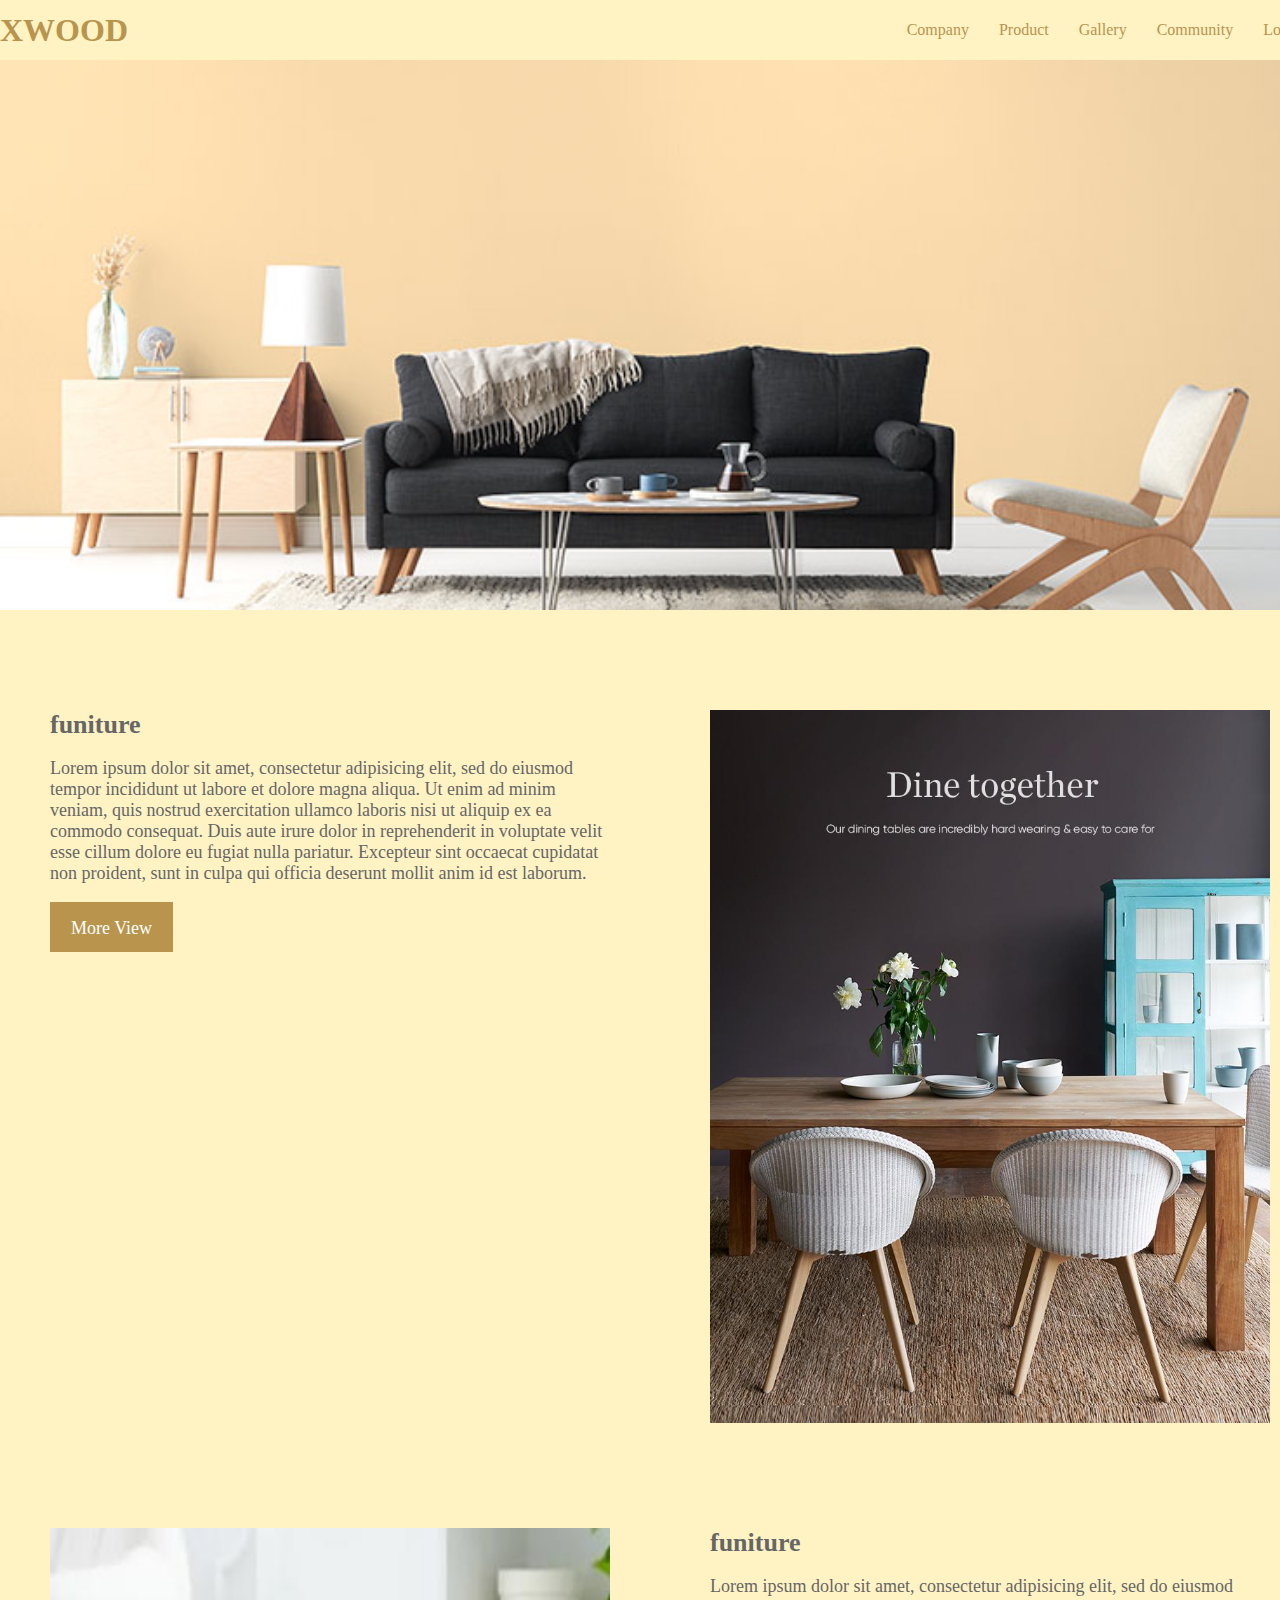
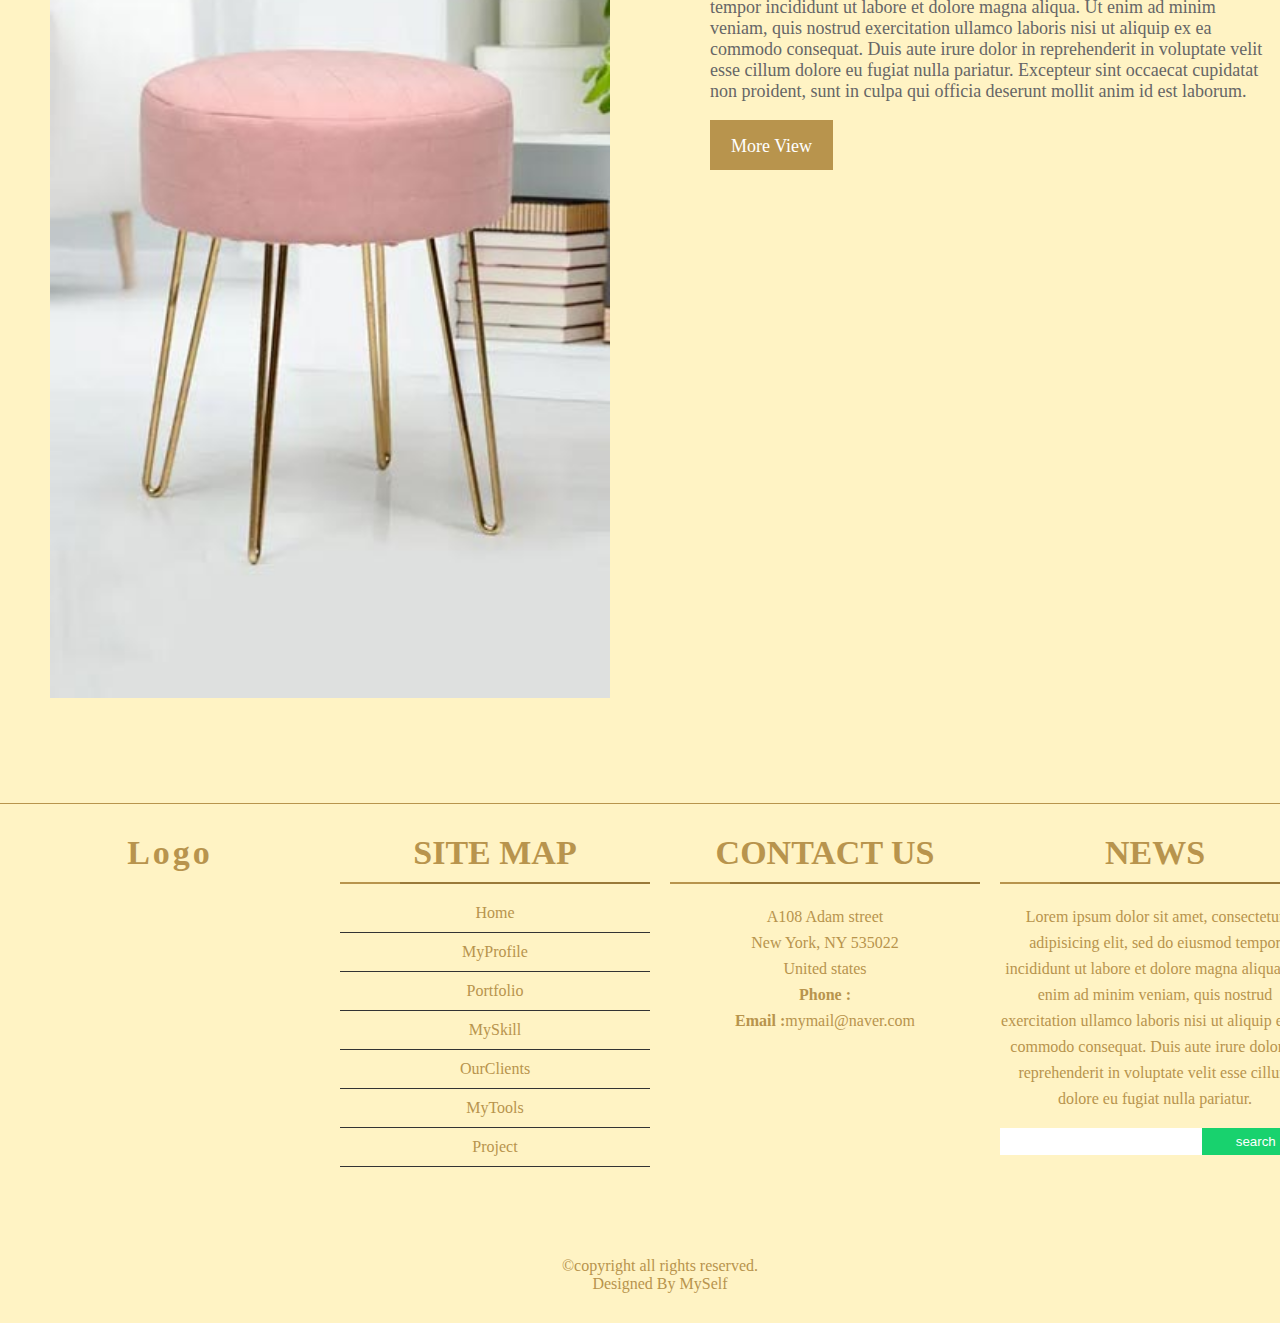
<file: index.html>
<!DOCTYPE html>
<html lang="ko">
  <head>
    <title>xwood</title>
    <meta charset="utf-8">
    <meta name="viewport" content="width=device-width, initial-scale=1, maximum-scale=1, minimum-scale=1, user-scale=1">
    <link rel="stylesheet" href="./css/style.min.css">
    <script type="text/javascript" src="./js/jquery.min.js"></script>
    <script type="text/javascript" src="./js/common.js"></script>
  </head>
  <body>
    <div id="wrap">
      <header id="header">
        <!-- 로고 -->
        <h1 id="top-logo">
          <a href="index.html">XWOOD</a>
        </h1>
        <!-- 메인메뉴 -->
        <nav id="top-nav">
          <ul>
            <li>
              <a href="./company/introduce.html">Company</a>
              <ul class="sub-menu">
                <li><a href="./company/introduce.html">Introduce</a></li>
                <li><a href="./company/ci.html">CI</a></li>
                <li><a href="./company/history.html">History</a></li>
              </ul>
            </li>
            <li><a href="./product/product.html">Product</a></li>
            <li><a href="./gallery/gallery.html">Gallery</a></li>
            <li>
              <a href="./community/notice.html">Community</a>
              <ul class="sub-menu">
                <li><a href="./community/notice.html">Notice</a></li>
                <li><a href="./community/faq.html">FAQ</a></li>
              </ul>
            </li>
            <li><a href="./location/location.html">Location</a></li>
          </ul>
        </nav>
      </header>
      <main>
        <!-- 메인배너 -->
        <div class="mainbanner"></div>
        <!-- 컨텐츠 영역 -->
        <div class="container">
          <div class="content">
            <div class="inner">
              <div class="box items_2">
                <div class="items">
                  <h3 class="title">funiture</h3>
                  <p>Lorem ipsum dolor sit amet, consectetur adipisicing elit, sed do eiusmod tempor incididunt ut labore et dolore magna aliqua. Ut enim ad minim veniam, quis nostrud exercitation ullamco laboris nisi ut aliquip ex ea commodo consequat. Duis aute irure dolor in reprehenderit in voluptate velit esse cillum dolore eu fugiat nulla pariatur. Excepteur sint occaecat cupidatat non proident, sunt in culpa qui officia deserunt mollit anim id est laborum.</p>
                  <a href="./company/introduce.html" class="gbtn">More View</a>
                </div>
                <div class="items">
                  <img src="./img/thumb_nail01.jpg" alt="funiture01">
                </div>
              </div>
            </div>
            <div class="inner">
              <div class="box items_2">
                <div class="items">
                  <img src="./img/thumb_nail02.jpg" alt="funiture02">
                </div>
                <div class="items">
                  <h3 class="title">funiture</h3>
                  <p>Lorem ipsum dolor sit amet, consectetur adipisicing elit, sed do eiusmod tempor incididunt ut labore et dolore magna aliqua. Ut enim ad minim veniam, quis nostrud exercitation ullamco laboris nisi ut aliquip ex ea commodo consequat. Duis aute irure dolor in reprehenderit in voluptate velit esse cillum dolore eu fugiat nulla pariatur. Excepteur sint occaecat cupidatat non proident, sunt in culpa qui officia deserunt mollit anim id est laborum.</p>
                  <a href="./company/introduce.html" class="gbtn">More View</a>
                </div>
              </div>
            </div>
          </div>
        </div>
      </main>
      <footer id="footer">
        <!-- footer 상단 영역   -->
        <div class="container">
          <div class="row">
            <div class="column footer-logo">
              <!-- footer logo -->
              <h3>Logo</h3>
            </div>
            <div class="column">
              <!-- site map -->
              <h4>site map</h4>
              <ul>
                <li><a href="#intro">Home</a></li>
                <li><a href="#myprofile">MyProfile</a></li>
                <li><a href="#portfolio">Portfolio</a></li>
                <li><a href="#myskill">MySkill</a></li>
                <li><a href="#ourclients">OurClients</a></li>
                <li><a href="#mytools">MyTools</a></li>
                <li><a href="#project">Project</a></li>
              </ul>
            </div>
            <div class="column">
              <!-- contact us -->
              <h4>contact us</h4>
              <p>
                A108 Adam street<br>
                New York, NY 535022<br>
                United states<br>
                <strong>Phone :</strong><a href="tel:+82-10-0123-4567"></a><br>
                <strong>Email :</strong><a href="mailto:mymail@naver.com">mymail@naver.com</a>
              </p>
            </div>
            <div class="column news">
              <!-- news -->
              <h4>news</h4>
              <p>Lorem ipsum dolor sit amet, consectetur adipisicing elit, sed do eiusmod tempor incididunt ut labore et dolore magna aliqua. Ut enim ad minim veniam, quis nostrud exercitation ullamco laboris nisi ut aliquip ex ea commodo consequat. Duis aute irure dolor in reprehenderit in voluptate velit esse cillum dolore eu fugiat nulla pariatur.</p>
              <form>
                <input type="text" name="search"><input type="submit" value="search">
              </form>
            </div>
          </div>
        </div>
        <!-- footer 하단 영역 -->
        <div class="container">
          <div class="copyright">
            &copy;copyright all rights reserved.
          </div>
          <div class="credits">
            Designed By <a href="mailto:aaa@naver.com">MySelf</a>
          </div>
        </div>
      </footer>
    </div>
  </body>
</html>
</file>
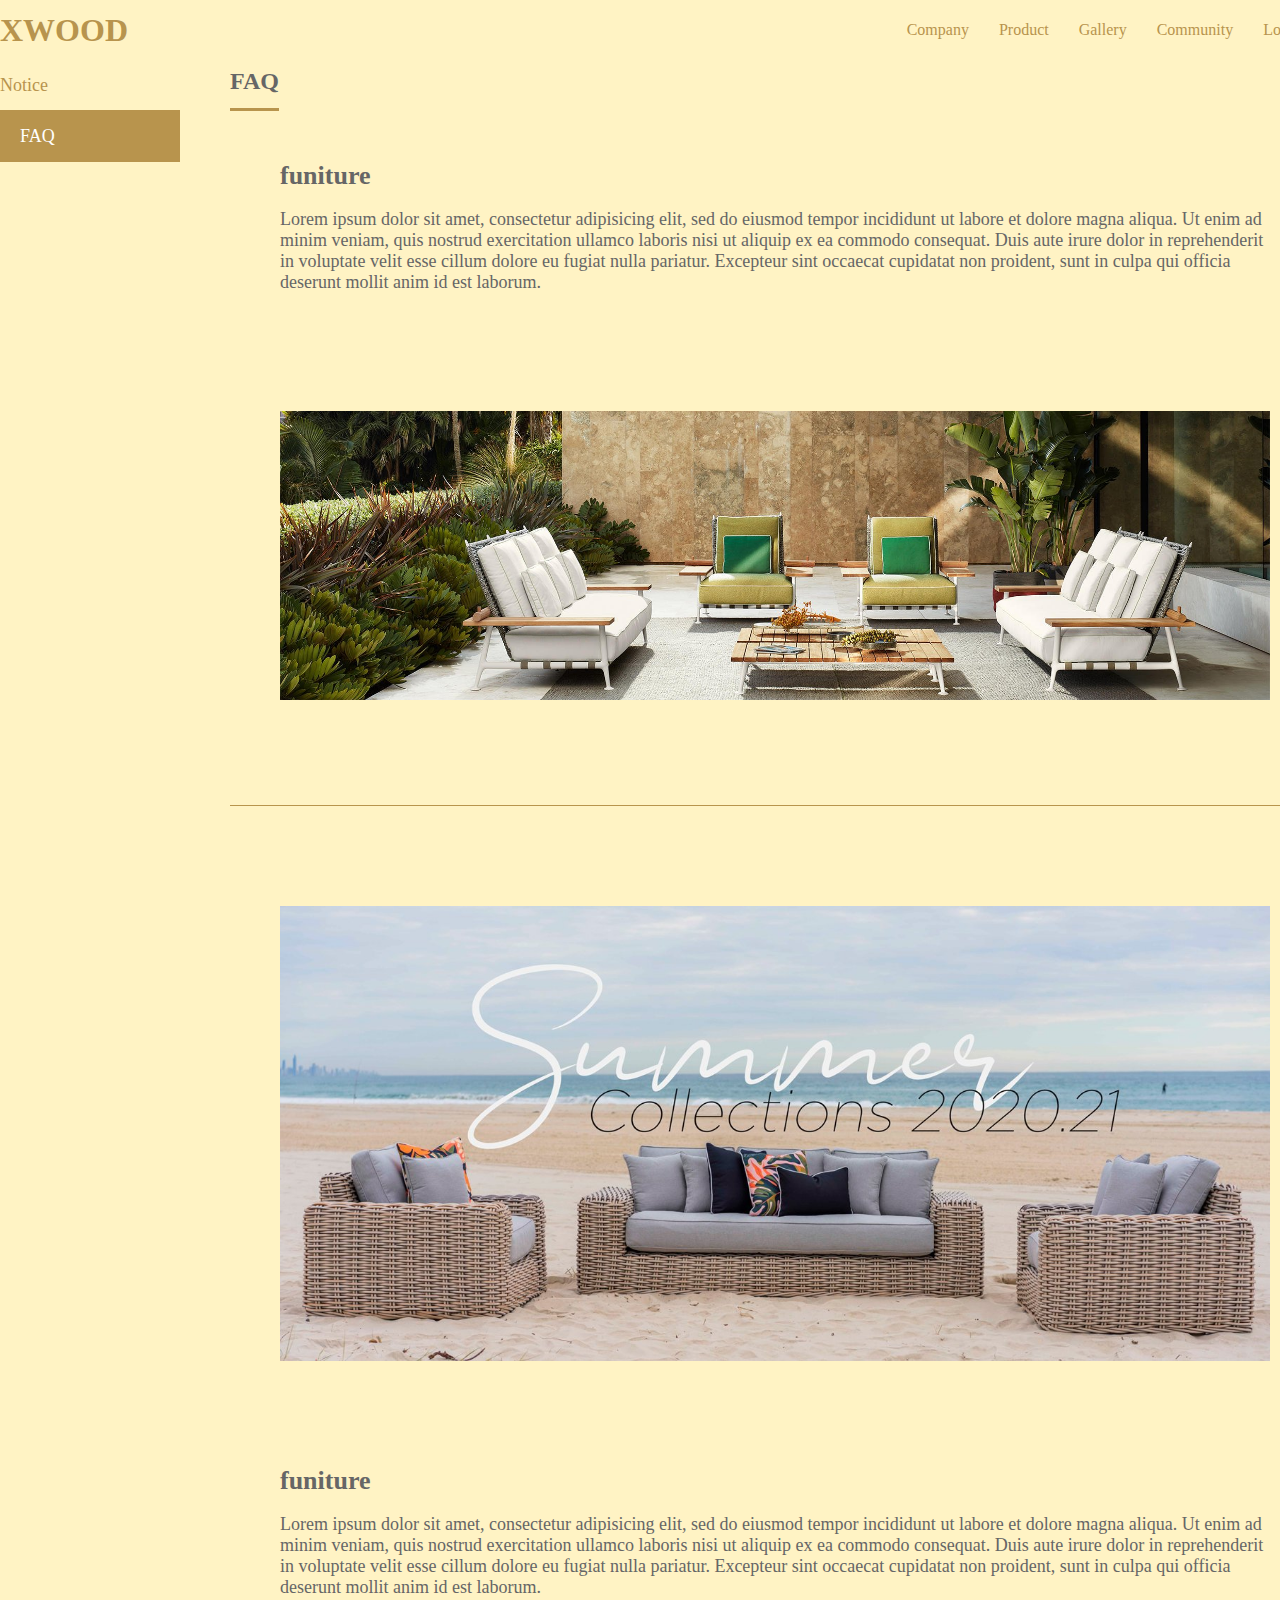
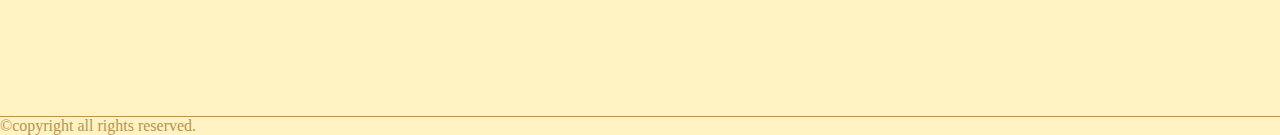
<file: community/faq.html>
<!DOCTYPE html>
<html lang="ko">
  <head>
    <title>xwood</title>
    <meta charset="utf-8">
    <meta name="viewport" content="width=device-width, initial-scale=1, maximum-scale=1, minimum-scale=1, user-scale=1">
    <link rel="stylesheet" href="../css/style.min.css">
    <script type="text/javascript" src="../js/jquery.min.js"></script>
    <script type="text/javascript" src="../js/common.js"></script>
  </head>
  <body class="subpage">
    <div id="wrap">
      <header id="header">
        <!-- 로고 -->
        <h1 id="top-logo">
          <a href="../index.html">XWOOD</a>
        </h1>
        <!-- 메인메뉴 -->
        <nav id="top-nav">
          <ul>
            <li>
              <a href="../company/introduce.html">Company</a>
              <ul class="sub-menu">
                <li><a href="../company/introduce.html">Introduce</a></li>
                <li><a href="../company/ci.html">CI</a></li>
                <li><a href="../company/history.html">History</a></li>
              </ul>
            </li>
            <li><a href="../product/product.html">Product</a></li>
            <li><a href="../gallery/gallery.html">Gallery</a></li>
            <li>
              <a href="../community/notice.html">Community</a>
              <ul class="sub-menu">
                <li><a href="../community/notice.html">Notice</a></li>
                <li><a href="../community/faq.html">FAQ</a></li>
              </ul>
            </li>
            <li><a href="../location/location.html">Location</a></li>
          </ul>
        </nav>
      </header>
      <main>
        <!-- 컨텐츠 영역 -->
        <div class="container">
          <!-- 왼쪽 메뉴 -->
          <aside id="lnb">
            <ul>
              <li><a href="../community/notice.html">Notice</a></li>
              <li><a href="../community/faq.html">FAQ</a></li>
            </ul>
          </aside>
          <!-- 컨텐츠 본문 영역 -->
          <div class="content">
            <h2 class="sub-title"><span>FAQ</span></h2>
            <div class="inner">
              <div class="box">
                <div class="items">
                  <h3 class="title">funiture</h3>
                  <p>Lorem ipsum dolor sit amet, consectetur adipisicing elit, sed do eiusmod tempor incididunt ut labore et dolore magna aliqua. Ut enim ad minim veniam, quis nostrud exercitation ullamco laboris nisi ut aliquip ex ea commodo consequat. Duis aute irure dolor in reprehenderit in voluptate velit esse cillum dolore eu fugiat nulla pariatur. Excepteur sint occaecat cupidatat non proident, sunt in culpa qui officia deserunt mollit anim id est laborum.</p>
                </div>
                <div class="items">
                  <img src="../img/company/company_img01.jpg" alt="company01">
                </div>
              </div>
            </div>
            <div class="inner">
              <div class="box">
                <div class="items">
                  <img src="../img/company/company_img02.jpg" alt="company01">
                </div>
                <div class="items">
                  <h3 class="title">funiture</h3>
                  <p>Lorem ipsum dolor sit amet, consectetur adipisicing elit, sed do eiusmod tempor incididunt ut labore et dolore magna aliqua. Ut enim ad minim veniam, quis nostrud exercitation ullamco laboris nisi ut aliquip ex ea commodo consequat. Duis aute irure dolor in reprehenderit in voluptate velit esse cillum dolore eu fugiat nulla pariatur. Excepteur sint occaecat cupidatat non proident, sunt in culpa qui officia deserunt mollit anim id est laborum.</p>
                </div>
              </div>
            </div>
          </div>
        </div>
      </main>
      <footer id="footer">
        &copy;copyright all rights reserved.
      </footer>
  </body>
</html>
</file>
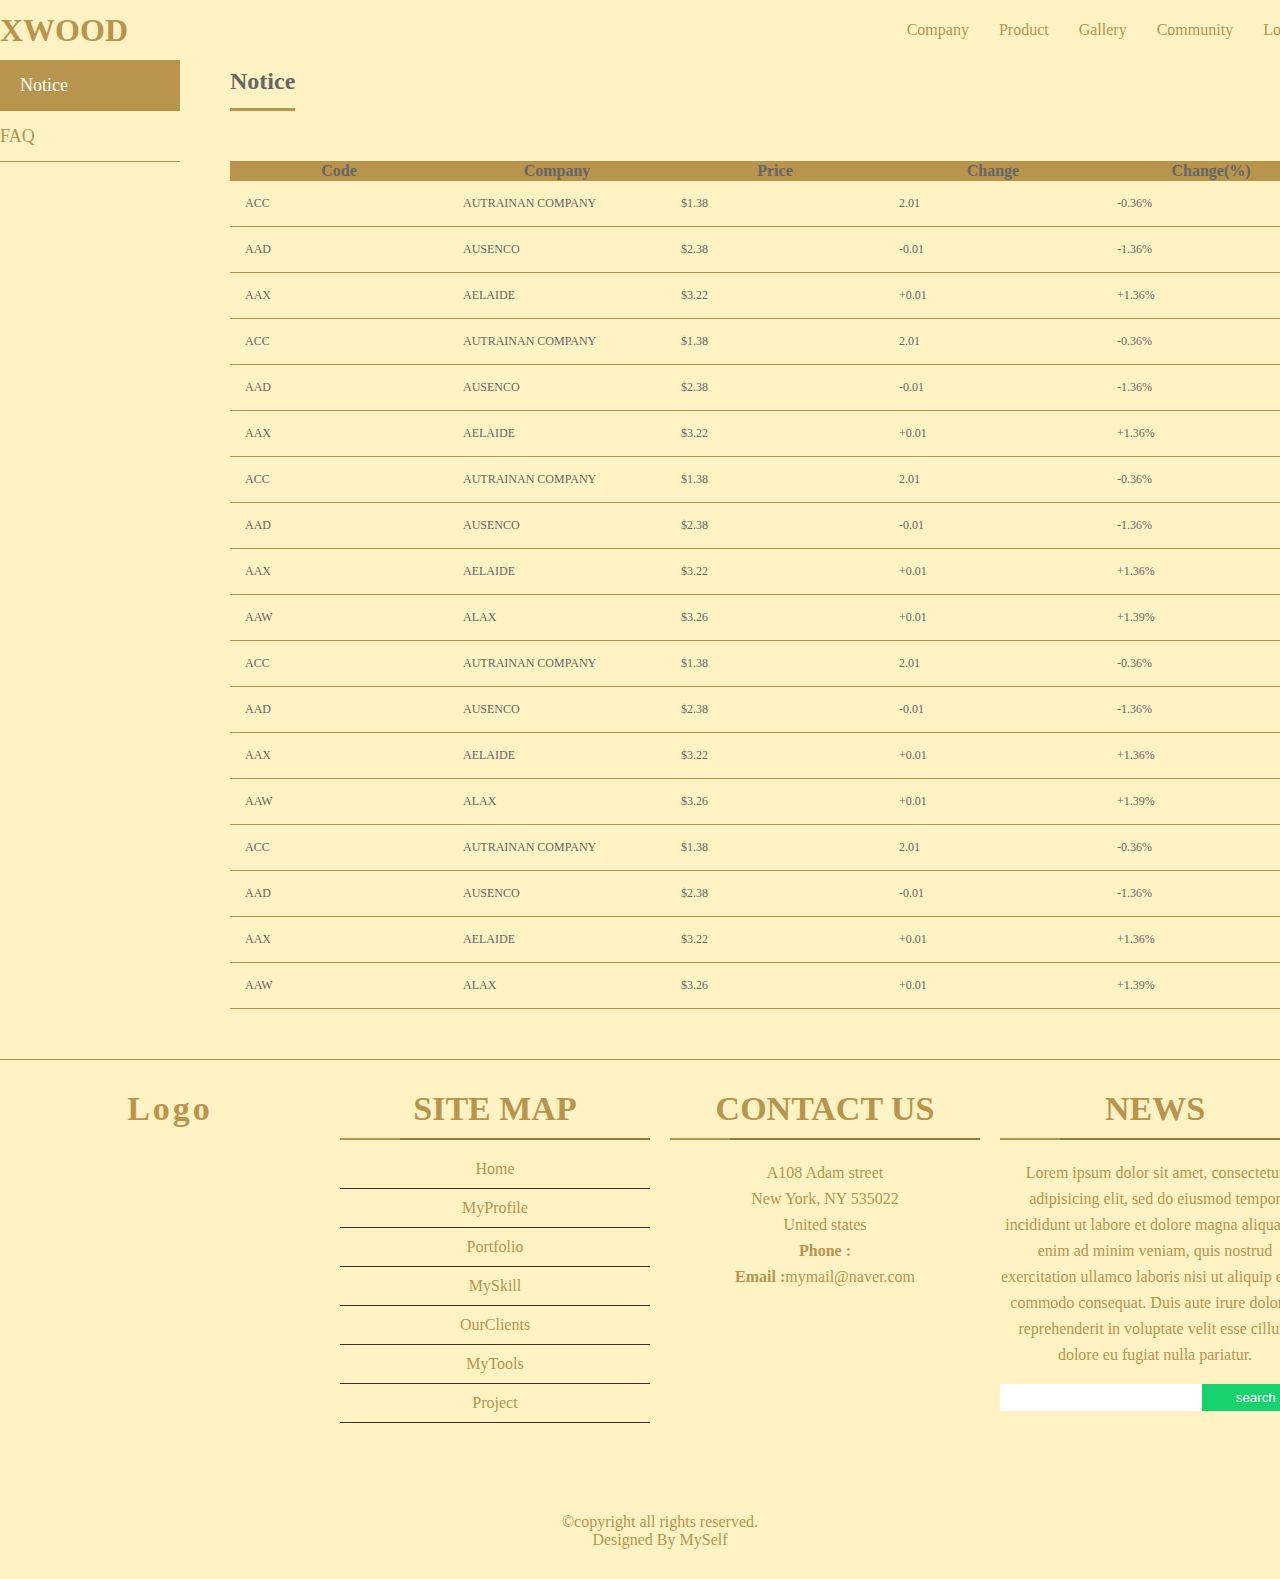
<file: community/notice.html>
<!DOCTYPE html>
<html lang="ko">
  <head>
    <title>xwood</title>
    <meta charset="utf-8">
    <meta name="viewport" content="width=device-width, initial-scale=1, maximum-scale=1, minimum-scale=1, user-scale=1">
    <link rel="stylesheet" href="../css/style.min.css">
    <script type="text/javascript" src="../js/jquery.min.js"></script>
    <script type="text/javascript" src="../js/common.js"></script>
  </head>
  <body class="subpage">
    <div id="wrap">
      <header id="header">
        <!-- 로고 -->
        <h1 id="top-logo">
          <a href="../index.html">XWOOD</a>
        </h1>
        <!-- 메인메뉴 -->
        <nav id="top-nav">
          <ul>
            <li>
              <a href="../company/introduce.html">Company</a>
              <ul class="sub-menu">
                <li><a href="../company/introduce.html">Introduce</a></li>
                <li><a href="../company/ci.html">CI</a></li>
                <li><a href="../company/history.html">History</a></li>
              </ul>
            </li>
            <li><a href="../product/product.html">Product</a></li>
            <li><a href="../gallery/gallery.html">Gallery</a></li>
            <li>
              <a href="../community/notice.html">Community</a>
              <ul class="sub-menu">
                <li><a href="../community/notice.html">Notice</a></li>
                <li><a href="../community/faq.html">FAQ</a></li>
              </ul>
            </li>
            <li><a href="../location/location.html">Location</a></li>
          </ul>
        </nav>
      </header>
      <main>
        <!-- 컨텐츠 영역 -->
        <div class="container">
          <!-- 왼쪽 메뉴 -->
          <aside id="lnb">
            <ul>
              <li><a href="../community/notice.html">Notice</a></li>
              <li><a href="../community/faq.html">FAQ</a></li>
            </ul>
          </aside>
          <!-- 컨텐츠 본문 영역 -->
            <div class="content">
              <h2 class="sub-title"><span>Notice</span></h2>
              <div class="inner">
                <div class="tbl-header">
                  <table>
                    <thead>
                      <tr>
                        <th>Code</th>
                        <th>Company</th>
                        <th>Price</th>
                        <th>Change</th>
                        <th>Change(%)</th>
                      </tr>
                    </thead>
                  </table>
                </div>
                <div class="tbl-content">
                  <table cellpadding = 0 cellspading = 0 >
                    <tbody>
                      <tr>
                        <td>ACC</td>
                        <td>AUTRAINAN COMPANY</td>
                        <td>$1.38</td>
                        <td>2.01</td>
                        <td>-0.36%</td>
                      </tr>
                      <tr>
                        <td>AAD</td>
                        <td>AUSENCO</td>
                        <td>$2.38</td>
                        <td>-0.01</td>
                        <td>-1.36%</td>
                      </tr>
                      <tr>
                        <td>AAX</td>
                        <td>AELAIDE</td>
                        <td>$3.22</td>
                        <td>+0.01</td>
                        <td>+1.36%</td>
                      </tr>
                      <tr>
                        <td>ACC</td>
                        <td>AUTRAINAN COMPANY</td>
                        <td>$1.38</td>
                        <td>2.01</td>
                        <td>-0.36%</td>
                      </tr>
                      <tr>
                        <td>AAD</td>
                        <td>AUSENCO</td>
                        <td>$2.38</td>
                        <td>-0.01</td>
                        <td>-1.36%</td>
                      </tr>
                      <tr>
                        <td>AAX</td>
                        <td>AELAIDE</td>
                        <td>$3.22</td>
                        <td>+0.01</td>
                        <td>+1.36%</td>
                      </tr>
                      <tr>
                        <td>ACC</td>
                        <td>AUTRAINAN COMPANY</td>
                        <td>$1.38</td>
                        <td>2.01</td>
                        <td>-0.36%</td>
                      </tr>
                      <tr>
                        <td>AAD</td>
                        <td>AUSENCO</td>
                        <td>$2.38</td>
                        <td>-0.01</td>
                        <td>-1.36%</td>
                      </tr>
                      <tr>
                        <td>AAX</td>
                        <td>AELAIDE</td>
                        <td>$3.22</td>
                        <td>+0.01</td>
                        <td>+1.36%</td>
                      </tr>
                      <tr>
                        <td>AAW</td>
                        <td>ALAX</td>
                        <td>$3.26</td>
                        <td>+0.01</td>
                        <td>+1.39%</td>
                      </tr>
                      <tr>
                        <td>ACC</td>
                        <td>AUTRAINAN COMPANY</td>
                        <td>$1.38</td>
                        <td>2.01</td>
                        <td>-0.36%</td>
                      </tr>
                      <tr>
                        <td>AAD</td>
                        <td>AUSENCO</td>
                        <td>$2.38</td>
                        <td>-0.01</td>
                        <td>-1.36%</td>
                      </tr>
                      <tr>
                        <td>AAX</td>
                        <td>AELAIDE</td>
                        <td>$3.22</td>
                        <td>+0.01</td>
                        <td>+1.36%</td>
                      </tr>
                      <tr>
                        <td>AAW</td>
                        <td>ALAX</td>
                        <td>$3.26</td>
                        <td>+0.01</td>
                        <td>+1.39%</td>
                      </tr>
                      <tr>
                        <td>ACC</td>
                        <td>AUTRAINAN COMPANY</td>
                        <td>$1.38</td>
                        <td>2.01</td>
                        <td>-0.36%</td>
                      </tr>
                      <tr>
                        <td>AAD</td>
                        <td>AUSENCO</td>
                        <td>$2.38</td>
                        <td>-0.01</td>
                        <td>-1.36%</td>
                      </tr>
                      <tr>
                        <td>AAX</td>
                        <td>AELAIDE</td>
                        <td>$3.22</td>
                        <td>+0.01</td>
                        <td>+1.36%</td>
                      </tr>
                      <tr>
                        <td>AAW</td>
                        <td>ALAX</td>
                        <td>$3.26</td>
                        <td>+0.01</td>
                        <td>+1.39%</td>
                      </tr>
                    </tbody>
                  </table>
                </div>
              </div>
            </div>
            <!-- fixed table header -->
      </main>
      <footer id="footer">
        <!-- footer 상단 영역   -->
        <div class="container">
          <div class="row">
            <div class="column footer-logo">
              <!-- footer logo -->
              <h3>Logo</h3>
            </div>
            <div class="column">
              <!-- site map -->
              <h4>site map</h4>
              <ul>
                <li><a href="#intro">Home</a></li>
                <li><a href="#myprofile">MyProfile</a></li>
                <li><a href="#portfolio">Portfolio</a></li>
                <li><a href="#myskill">MySkill</a></li>
                <li><a href="#ourclients">OurClients</a></li>
                <li><a href="#mytools">MyTools</a></li>
                <li><a href="#project">Project</a></li>
              </ul>
            </div>
            <div class="column">
              <!-- contact us -->
              <h4>contact us</h4>
              <p>
                A108 Adam street<br>
                New York, NY 535022<br>
                United states<br>
                <strong>Phone :</strong><a href="tel:+82-10-0123-4567"></a><br>
                <strong>Email :</strong><a href="mailto:mymail@naver.com">mymail@naver.com</a>
              </p>
            </div>
            <div class="column news">
              <!-- news -->
              <h4>news</h4>
              <p>Lorem ipsum dolor sit amet, consectetur adipisicing elit, sed do eiusmod tempor incididunt ut labore et dolore magna aliqua. Ut enim ad minim veniam, quis nostrud exercitation ullamco laboris nisi ut aliquip ex ea commodo consequat. Duis aute irure dolor in reprehenderit in voluptate velit esse cillum dolore eu fugiat nulla pariatur.</p>
              <form>
                <input type="text" name="search"><input type="submit" value="search">
              </form>
            </div>
          </div>
        </div>
        <!-- footer 하단 영역 -->
        <div class="container">
          <div class="copyright">
            &copy;copyright all rights reserved.
          </div>
          <div class="credits">
            Designed By <a href="mailto:aaa@naver.com">MySelf</a>
          </div>
        </div>
      </footer>
  </body>
</html>
</file>
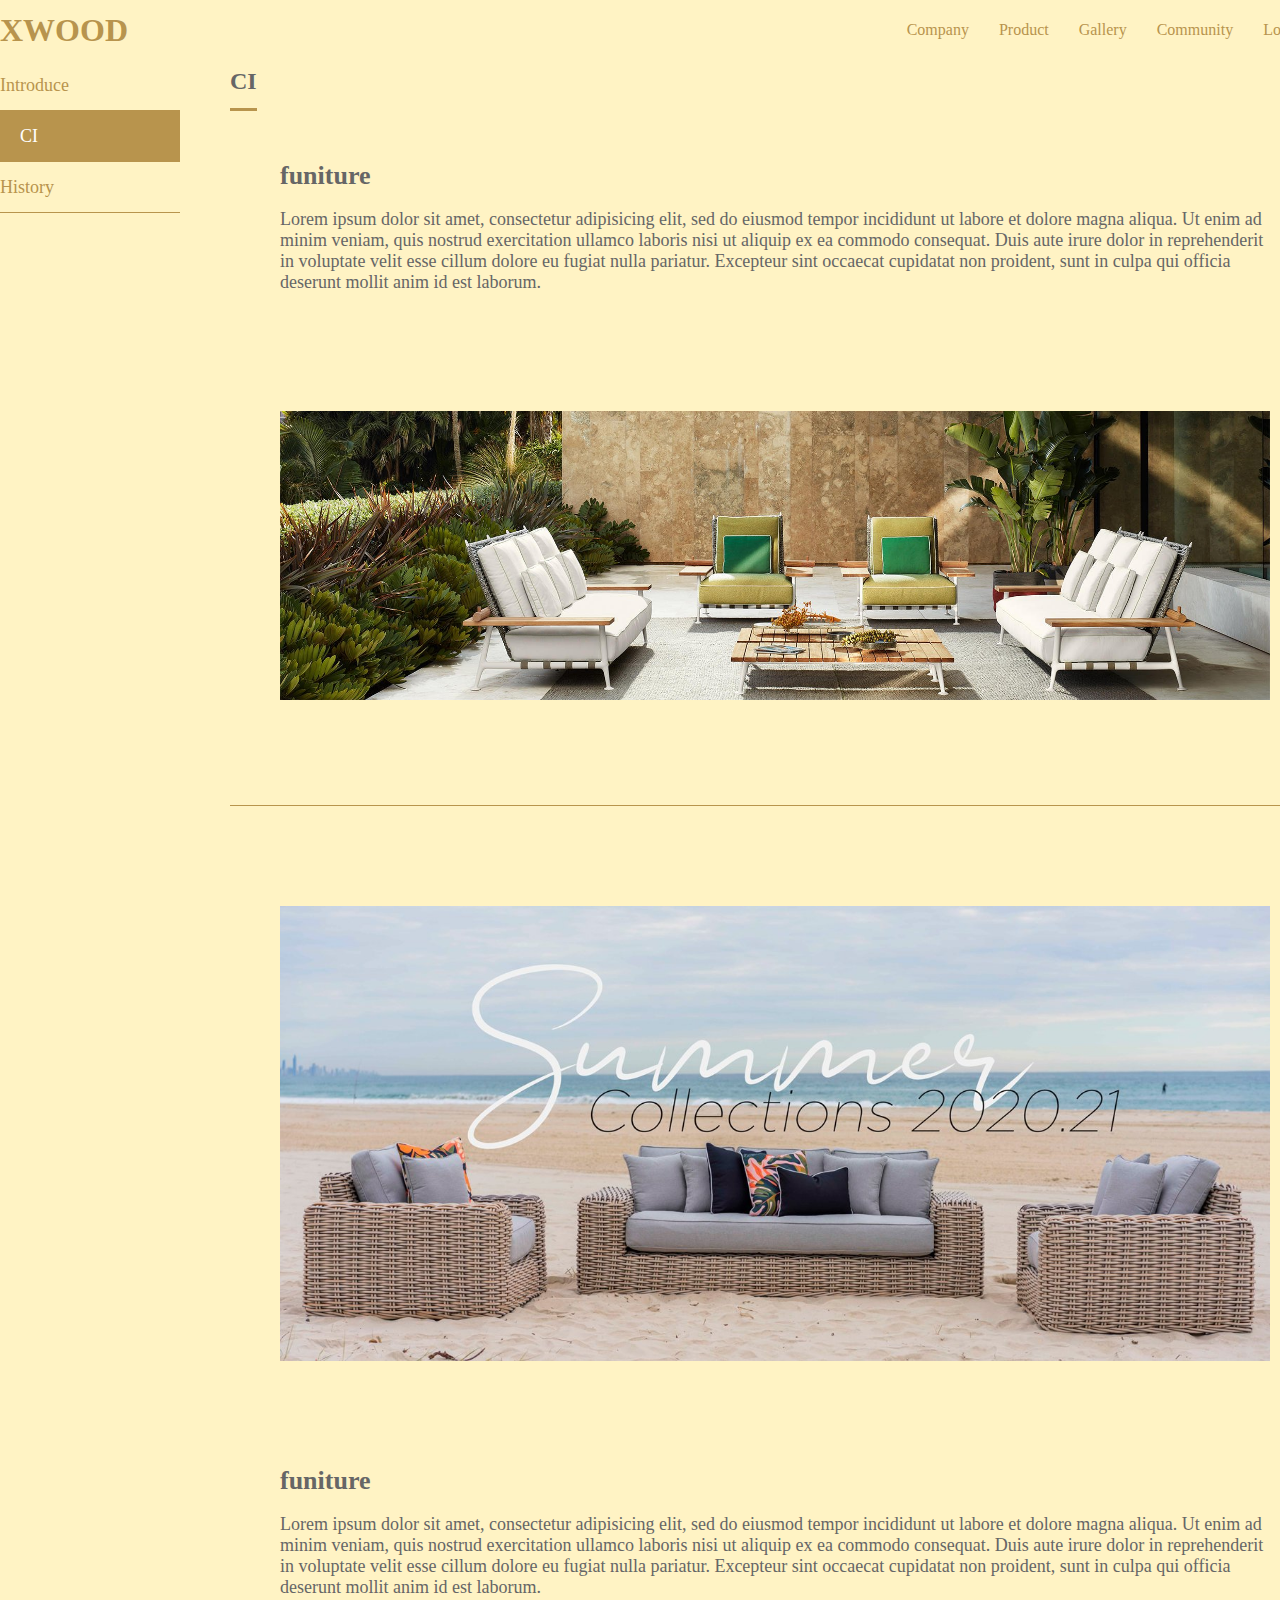
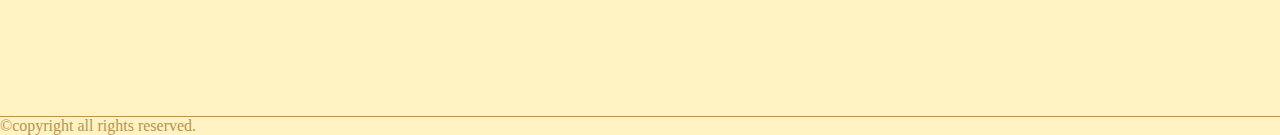
<file: company/ci.html>
<!DOCTYPE html>
<html lang="ko">
  <head>
    <title>xwood</title>
    <meta charset="utf-8">
    <meta name="viewport" content="width=device-width, initial-scale=1, maximum-scale=1, minimum-scale=1, user-scale=1">
    <link rel="stylesheet" href="../css/style.min.css">
    <script type="text/javascript" src="../js/jquery.min.js"></script>
    <script type="text/javascript" src="../js/common.js"></script>
  </head>
  <body class="subpage">
    <div id="wrap">
      <header id="header">
        <!-- 로고 -->
        <h1 id="top-logo">
          <a href="../index.html">XWOOD</a>
        </h1>
        <!-- 메인메뉴 -->
        <nav id="top-nav">
          <ul>
            <li>
              <a href="../company/introduce.html">Company</a>
              <ul class="sub-menu">
                <li><a href="../company/introduce.html">Introduce</a></li>
                <li><a href="../company/ci.html">CI</a></li>
                <li><a href="../company/history.html">History</a></li>
              </ul>
            </li>
            <li><a href="../product/product.html">Product</a></li>
            <li><a href="../gallery/gallery.html">Gallery</a></li>
            <li>
              <a href="../community/notice.html">Community</a>
              <ul class="sub-menu">
                <li><a href="../community/notice.html">Notice</a></li>
                <li><a href="../community/faq.html">FAQ</a></li>
              </ul>
            </li>
            <li><a href="../location/location.html">Location</a></li>
          </ul>
        </nav>
      </header>
      <main>
        <!-- 컨텐츠 영역 -->
        <div class="container">
          <!-- 왼쪽 메뉴 -->
          <aside id="lnb">
            <ul>
              <li><a href="../company/introduce.html">Introduce</a></li>
              <li><a href="../company/ci.html">CI</a></li>
              <li><a href="../company/history.html">History</a></li>
            </ul>
          </aside>
          <!-- 컨텐츠 본문 영역 -->
          <div class="content">
            <h2 class="sub-title"><span>CI</span></h2>
            <div class="inner">
              <div class="box">
                <div class="items">
                  <h3 class="title">funiture</h3>
                  <p>Lorem ipsum dolor sit amet, consectetur adipisicing elit, sed do eiusmod tempor incididunt ut labore et dolore magna aliqua. Ut enim ad minim veniam, quis nostrud exercitation ullamco laboris nisi ut aliquip ex ea commodo consequat. Duis aute irure dolor in reprehenderit in voluptate velit esse cillum dolore eu fugiat nulla pariatur. Excepteur sint occaecat cupidatat non proident, sunt in culpa qui officia deserunt mollit anim id est laborum.</p>
                </div>
                <div class="items">
                  <img src="../img/company/company_img01.jpg" alt="company01">
                </div>
              </div>
            </div>
            <div class="inner">
              <div class="box">
                <div class="items">
                  <img src="../img/company/company_img02.jpg" alt="company01">
                </div>
                <div class="items">
                  <h3 class="title">funiture</h3>
                  <p>Lorem ipsum dolor sit amet, consectetur adipisicing elit, sed do eiusmod tempor incididunt ut labore et dolore magna aliqua. Ut enim ad minim veniam, quis nostrud exercitation ullamco laboris nisi ut aliquip ex ea commodo consequat. Duis aute irure dolor in reprehenderit in voluptate velit esse cillum dolore eu fugiat nulla pariatur. Excepteur sint occaecat cupidatat non proident, sunt in culpa qui officia deserunt mollit anim id est laborum.</p>
                </div>
              </div>
            </div>
          </div>
        </div>
      </main>
      <footer id="footer">
        &copy;copyright all rights reserved.
      </footer>
  </body>
</html>
</file>
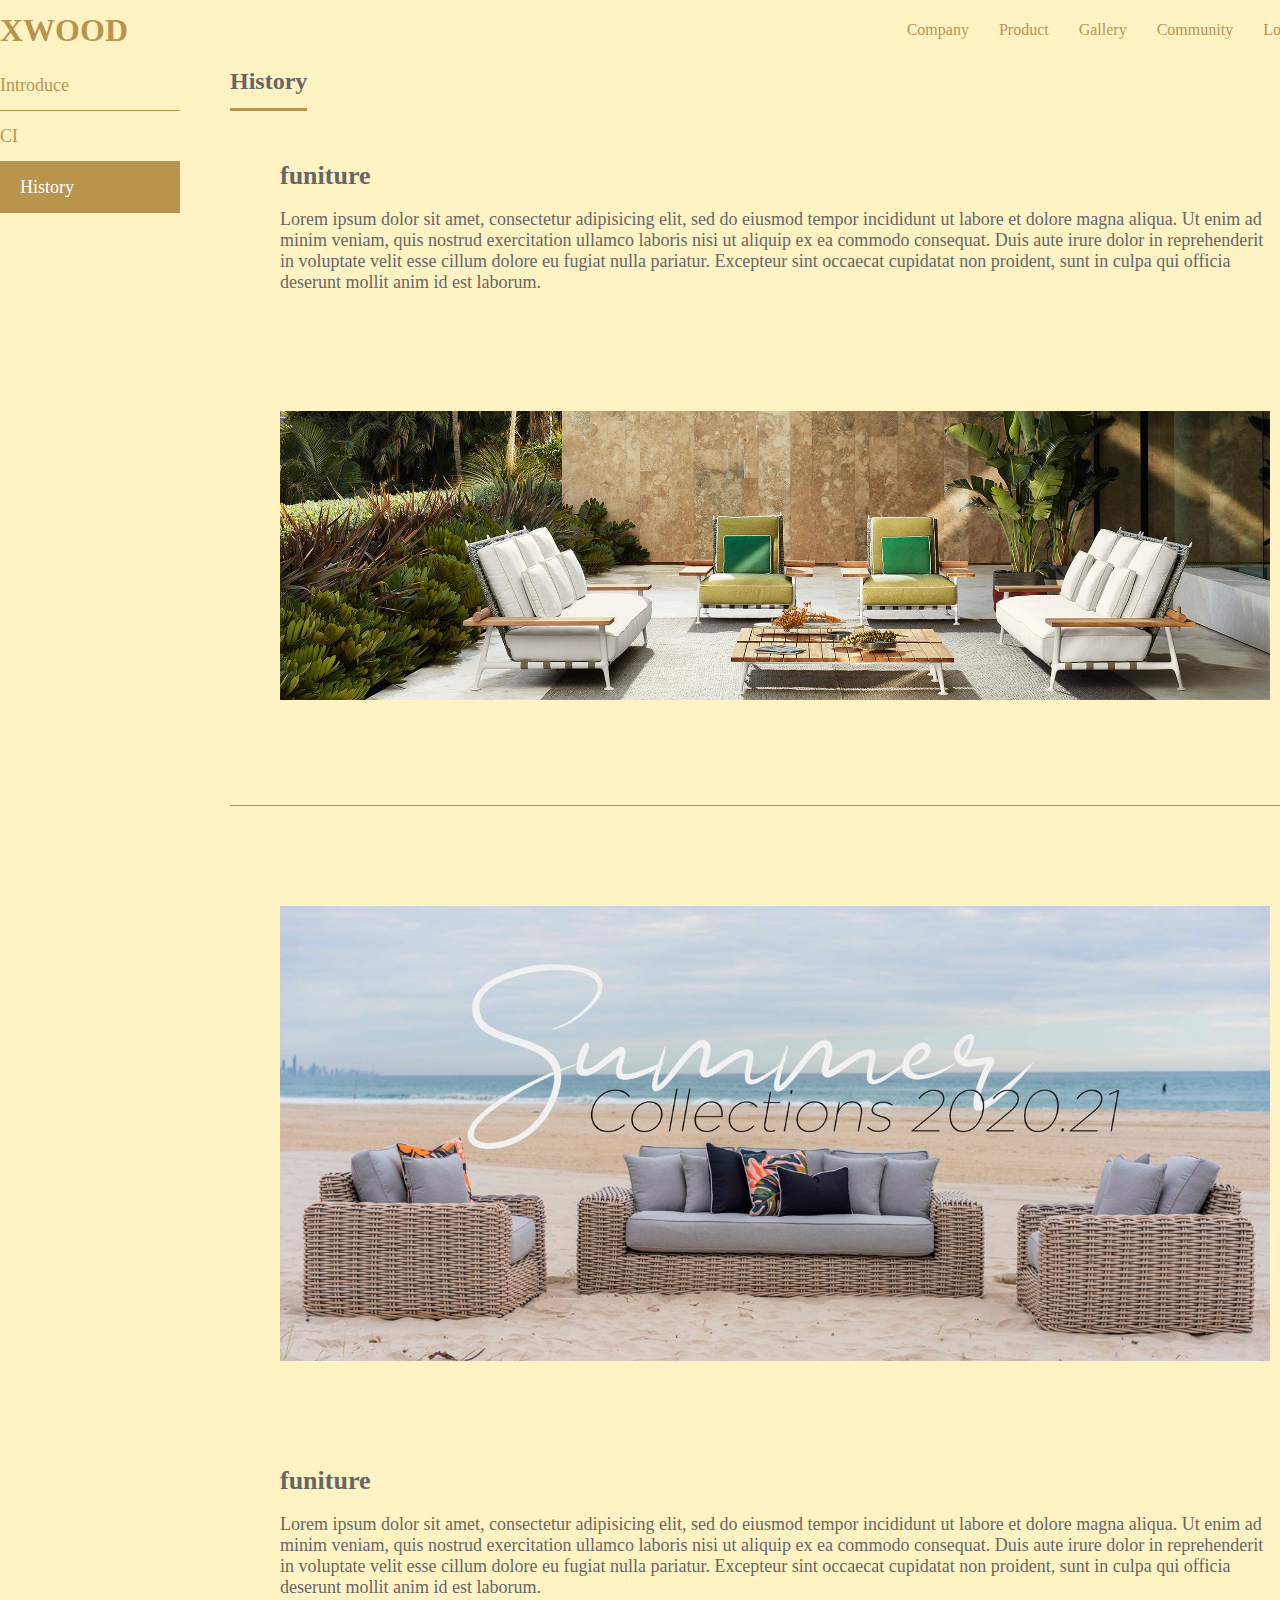
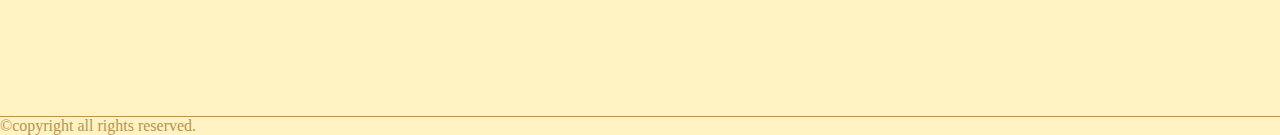
<file: company/history.html>
<!DOCTYPE html>
<html lang="ko">
  <head>
    <title>xwood</title>
    <meta charset="utf-8">
    <meta name="viewport" content="width=device-width, initial-scale=1, maximum-scale=1, minimum-scale=1, user-scale=1">
    <link rel="stylesheet" href="../css/style.min.css">
    <script type="text/javascript" src="../js/jquery.min.js"></script>
    <script type="text/javascript" src="../js/common.js"></script>
  </head>
  <body class="subpage">
    <div id="wrap">
      <header id="header">
        <!-- 로고 -->
        <h1 id="top-logo">
          <a href="../index.html">XWOOD</a>
        </h1>
        <!-- 메인메뉴 -->
        <nav id="top-nav">
          <ul>
            <li>
              <a href="../company/introduce.html">Company</a>
              <ul class="sub-menu">
                <li><a href="../company/introduce.html">Introduce</a></li>
                <li><a href="../company/ci.html">CI</a></li>
                <li><a href="../company/history.html">History</a></li>
              </ul>
            </li>
            <li><a href="../product/product.html">Product</a></li>
            <li><a href="../gallery/gallery.html">Gallery</a></li>
            <li>
              <a href="../community/notice.html">Community</a>
              <ul class="sub-menu">
                <li><a href="../community/notice.html">Notice</a></li>
                <li><a href="../community/faq.html">FAQ</a></li>
              </ul>
            </li>
            <li><a href="../location/location.html">Location</a></li>
          </ul>
        </nav>
      </header>
      <main>
        <!-- 컨텐츠 영역 -->
        <div class="container">
          <!-- 왼쪽 메뉴 -->
          <aside id="lnb">
            <ul>
              <li><a href="../company/introduce.html">Introduce</a></li>
              <li><a href="../company/ci.html">CI</a></li>
              <li><a href="../company/history.html">History</a></li>
            </ul>
          </aside>
          <!-- 컨텐츠 본문 영역 -->
          <div class="content">
            <h2 class="sub-title"><span>History</span></h2>
            <div class="inner">
              <div class="box">
                <div class="items">
                  <h3 class="title">funiture</h3>
                  <p>Lorem ipsum dolor sit amet, consectetur adipisicing elit, sed do eiusmod tempor incididunt ut labore et dolore magna aliqua. Ut enim ad minim veniam, quis nostrud exercitation ullamco laboris nisi ut aliquip ex ea commodo consequat. Duis aute irure dolor in reprehenderit in voluptate velit esse cillum dolore eu fugiat nulla pariatur. Excepteur sint occaecat cupidatat non proident, sunt in culpa qui officia deserunt mollit anim id est laborum.</p>
                </div>
                <div class="items">
                  <img src="../img/company/company_img01.jpg" alt="company01">
                </div>
              </div>
            </div>
            <div class="inner">
              <div class="box">
                <div class="items">
                  <img src="../img/company/company_img02.jpg" alt="company01">
                </div>
                <div class="items">
                  <h3 class="title">funiture</h3>
                  <p>Lorem ipsum dolor sit amet, consectetur adipisicing elit, sed do eiusmod tempor incididunt ut labore et dolore magna aliqua. Ut enim ad minim veniam, quis nostrud exercitation ullamco laboris nisi ut aliquip ex ea commodo consequat. Duis aute irure dolor in reprehenderit in voluptate velit esse cillum dolore eu fugiat nulla pariatur. Excepteur sint occaecat cupidatat non proident, sunt in culpa qui officia deserunt mollit anim id est laborum.</p>
                </div>
              </div>
            </div>
          </div>
        </div>
      </main>
      <footer id="footer">
        &copy;copyright all rights reserved.
      </footer>
  </body>
</html>
</file>
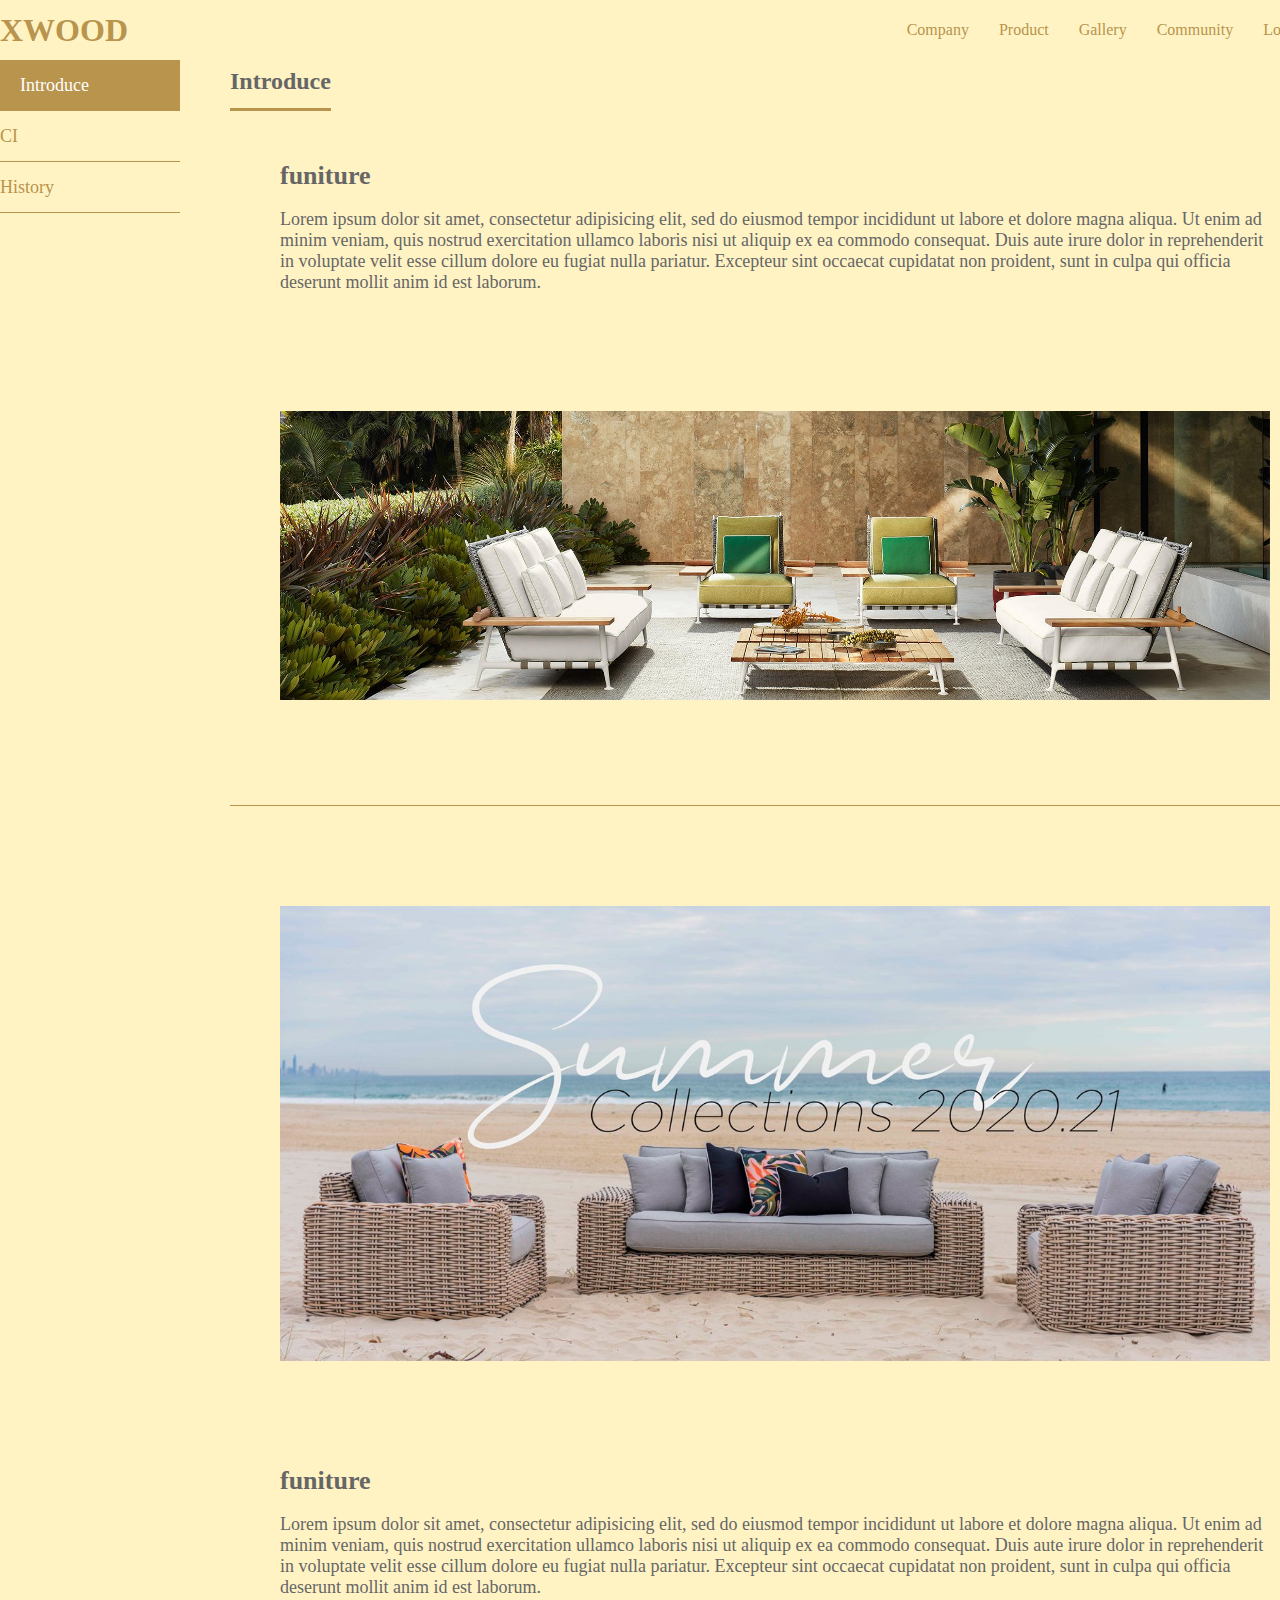
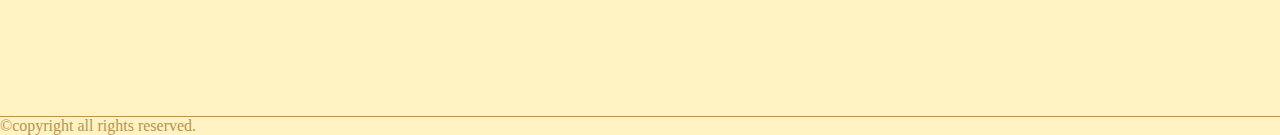
<file: company/introduce.html>
<!DOCTYPE html>
<html lang="ko">
  <head>
    <title>xwood</title>
    <meta charset="utf-8">
    <meta name="viewport" content="width=device-width, initial-scale=1, maximum-scale=1, minimum-scale=1, user-scale=1">
    <link rel="stylesheet" href="../css/style.min.css">
    <script type="text/javascript" src="../js/jquery.min.js"></script>
    <script type="text/javascript" src="../js/common.js"></script>
  </head>
  <body class="subpage">
    <div id="wrap">
      <header id="header">
        <!-- 로고 -->
        <h1 id="top-logo">
          <a href="../index.html">XWOOD</a>
        </h1>
        <!-- 메인메뉴 -->
        <nav id="top-nav">
          <ul>
            <li>
              <a href="../company/introduce.html">Company</a>
              <ul class="sub-menu">
                <li><a href="../company/introduce.html">Introduce</a></li>
                <li><a href="../company/ci.html">CI</a></li>
                <li><a href="../company/history.html">History</a></li>
              </ul>
            </li>
            <li><a href="../product/product.html">Product</a></li>
            <li><a href="../gallery/gallery.html">Gallery</a></li>
            <li>
              <a href="../community/notice.html">Community</a>
              <ul class="sub-menu">
                <li><a href="../community/notice.html">Notice</a></li>
                <li><a href="../community/faq.html">FAQ</a></li>
              </ul>
            </li>
            <li><a href="../location/location.html">Location</a></li>
          </ul>
        </nav>
      </header>
      <main>
        <!-- 컨텐츠 영역 -->
        <div class="container">
          <!-- 왼쪽 메뉴 -->
          <aside id="lnb">
            <ul>
              <li><a href="../company/introduce.html">Introduce</a></li>
              <li><a href="../company/ci.html">CI</a></li>
              <li><a href="../company/history.html">History</a></li>
            </ul>
          </aside>
          <!-- 컨텐츠 본문 영역 -->
          <div class="content">
            <h2 class="sub-title"><span>Introduce</span></h2>
            <div class="inner">
              <div class="box">
                <div class="items">
                  <h3 class="title">funiture</h3>
                  <p>Lorem ipsum dolor sit amet, consectetur adipisicing elit, sed do eiusmod tempor incididunt ut labore et dolore magna aliqua. Ut enim ad minim veniam, quis nostrud exercitation ullamco laboris nisi ut aliquip ex ea commodo consequat. Duis aute irure dolor in reprehenderit in voluptate velit esse cillum dolore eu fugiat nulla pariatur. Excepteur sint occaecat cupidatat non proident, sunt in culpa qui officia deserunt mollit anim id est laborum.</p>
                </div>
                <div class="items">
                  <img src="../img/company/company_img01.jpg" alt="company01">
                </div>
              </div>
            </div>
            <div class="inner">
              <div class="box">
                <div class="items">
                  <img src="../img/company/company_img02.jpg" alt="company01">
                </div>
                <div class="items">
                  <h3 class="title">funiture</h3>
                  <p>Lorem ipsum dolor sit amet, consectetur adipisicing elit, sed do eiusmod tempor incididunt ut labore et dolore magna aliqua. Ut enim ad minim veniam, quis nostrud exercitation ullamco laboris nisi ut aliquip ex ea commodo consequat. Duis aute irure dolor in reprehenderit in voluptate velit esse cillum dolore eu fugiat nulla pariatur. Excepteur sint occaecat cupidatat non proident, sunt in culpa qui officia deserunt mollit anim id est laborum.</p>
                </div>
              </div>
            </div>
          </div>
        </div>
      </main>
      <footer id="footer">
        &copy;copyright all rights reserved.
      </footer>
  </body>
</html>
</file>
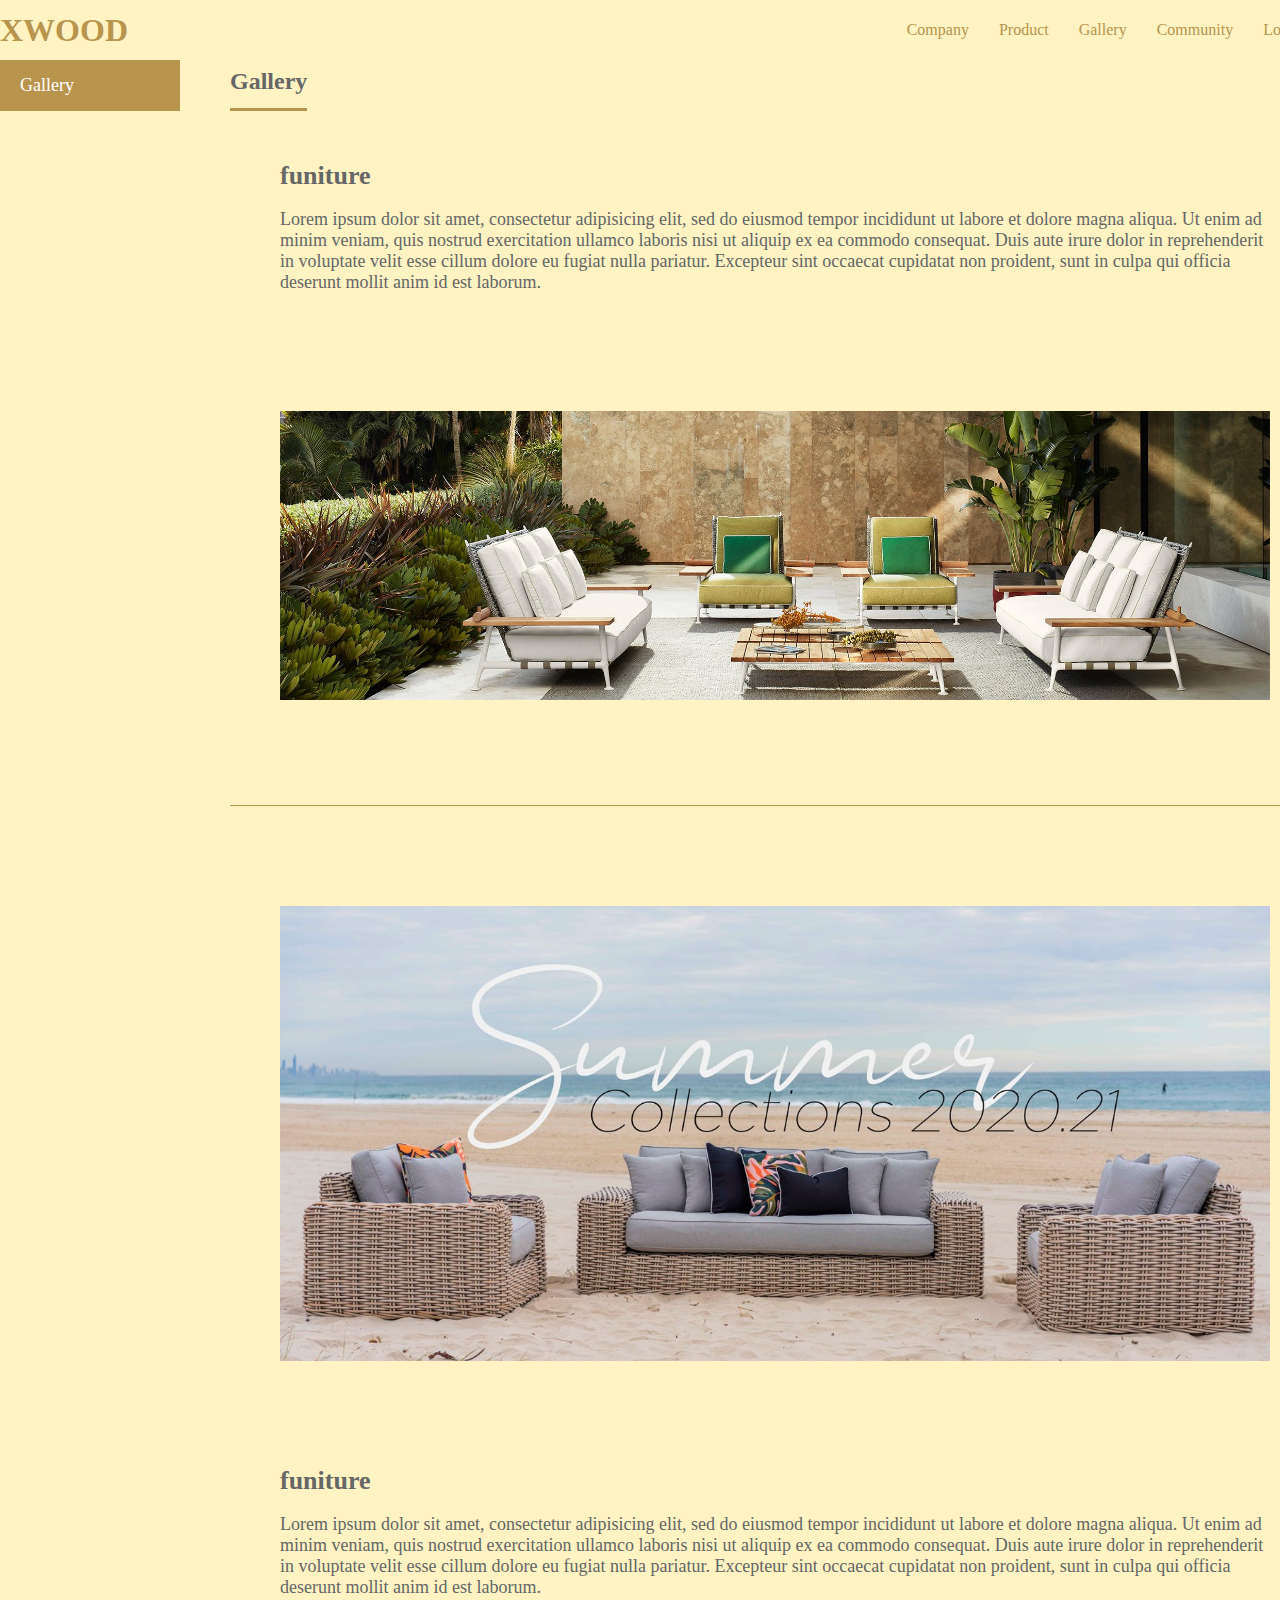
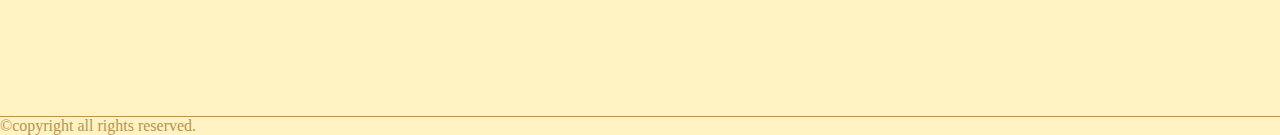
<file: gallery/gallery.html>
<!DOCTYPE html>
<html lang="ko">
  <head>
    <title>xwood</title>
    <meta charset="utf-8">
    <meta name="viewport" content="width=device-width, initial-scale=1, maximum-scale=1, minimum-scale=1, user-scale=1">
    <link rel="stylesheet" href="../css/style.min.css">
    <script type="text/javascript" src="../js/jquery.min.js"></script>
    <script type="text/javascript" src="../js/common.js"></script>
  </head>
  <body class="subpage">
    <div id="wrap">
      <header id="header">
        <!-- 로고 -->
        <h1 id="top-logo">
          <a href="../index.html">XWOOD</a>
        </h1>
        <!-- 메인메뉴 -->
        <nav id="top-nav">
          <ul>
            <li>
              <a href="../company/introduce.html">Company</a>
              <ul class="sub-menu">
                <li><a href="../company/introduce.html">Introduce</a></li>
                <li><a href="../company/ci.html">CI</a></li>
                <li><a href="../company/history.html">History</a></li>
              </ul>
            </li>
            <li><a href="../product/product.html">Product</a></li>
            <li><a href="../gallery/gallery.html">Gallery</a></li>
            <li>
              <a href="../community/notice.html">Community</a>
              <ul class="sub-menu">
                <li><a href="../community/notice.html">Notice</a></li>
                <li><a href="../community/faq.html">FAQ</a></li>
              </ul>
            </li>
            <li><a href="../location/location.html">Location</a></li>
          </ul>
        </nav>
      </header>
      <main>
        <!-- 컨텐츠 영역 -->
        <div class="container">
          <!-- 왼쪽 메뉴 -->
          <aside id="lnb">
            <ul>
              <li><a href="../gallery/gallery.html">Gallery</a></li>
            </ul>
          </aside>
          <!-- 컨텐츠 본문 영역 -->
          <div class="content">
            <h2 class="sub-title"><span>Gallery</span></h2>
            <div class="inner">
              <div class="box">
                <div class="items">
                  <h3 class="title">funiture</h3>
                  <p>Lorem ipsum dolor sit amet, consectetur adipisicing elit, sed do eiusmod tempor incididunt ut labore et dolore magna aliqua. Ut enim ad minim veniam, quis nostrud exercitation ullamco laboris nisi ut aliquip ex ea commodo consequat. Duis aute irure dolor in reprehenderit in voluptate velit esse cillum dolore eu fugiat nulla pariatur. Excepteur sint occaecat cupidatat non proident, sunt in culpa qui officia deserunt mollit anim id est laborum.</p>
                </div>
                <div class="items">
                  <img src="../img/company/company_img01.jpg" alt="company01">
                </div>
              </div>
            </div>
            <div class="inner">
              <div class="box">
                <div class="items">
                  <img src="../img/company/company_img02.jpg" alt="company01">
                </div>
                <div class="items">
                  <h3 class="title">funiture</h3>
                  <p>Lorem ipsum dolor sit amet, consectetur adipisicing elit, sed do eiusmod tempor incididunt ut labore et dolore magna aliqua. Ut enim ad minim veniam, quis nostrud exercitation ullamco laboris nisi ut aliquip ex ea commodo consequat. Duis aute irure dolor in reprehenderit in voluptate velit esse cillum dolore eu fugiat nulla pariatur. Excepteur sint occaecat cupidatat non proident, sunt in culpa qui officia deserunt mollit anim id est laborum.</p>
                </div>
              </div>
            </div>
          </div>
        </div>
      </main>
      <footer id="footer">
        &copy;copyright all rights reserved.
      </footer>
  </body>
</html>
</file>
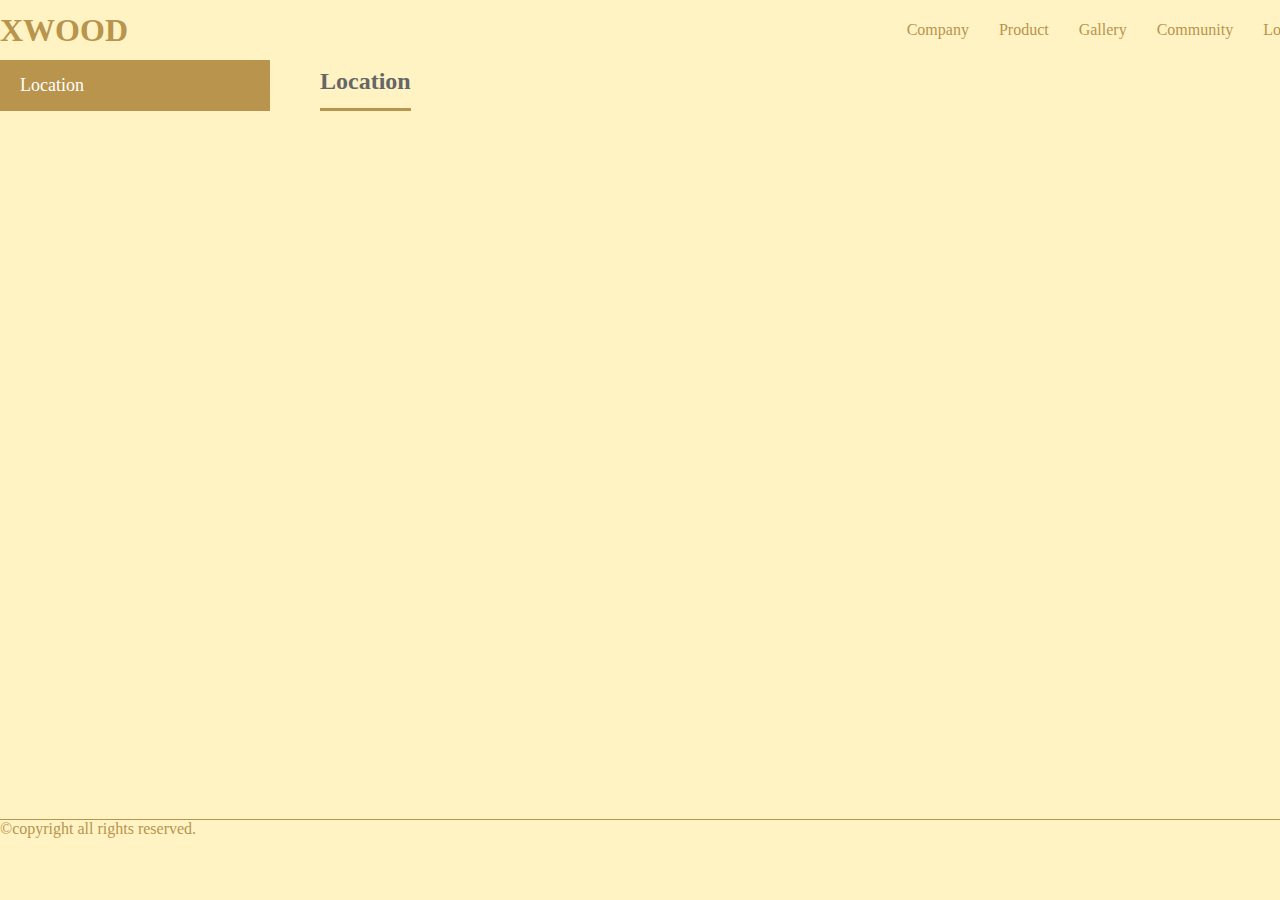
<file: location/location.html>
<!DOCTYPE html>
<html lang="ko">
  <head>
    <title>xwood</title>
    <meta charset="utf-8">
    <meta name="viewport" content="width=device-width, initial-scale=1, maximum-scale=1, minimum-scale=1, user-scale=1">
    <link rel="stylesheet" href="../css/style.min.css">
    <script type="text/javascript" src="../js/jquery.min.js"></script>
    <script type="text/javascript" src="../js/common.js"></script>
  </head>
  <body class="subpage">
    <div id="wrap">
      <header id="header">
        <!-- 로고 -->
        <h1 id="top-logo">
          <a href="../index.html">XWOOD</a>
        </h1>
        <!-- 메인메뉴 -->
        <nav id="top-nav">
          <ul>
            <li>
              <a href="../company/introduce.html">Company</a>
              <ul class="sub-menu">
                <li><a href="../company/introduce.html">Introduce</a></li>
                <li><a href="../company/ci.html">CI</a></li>
                <li><a href="../company/history.html">History</a></li>
              </ul>
            </li>
            <li><a href="../product/product.html">Product</a></li>
            <li><a href="../gallery/gallery.html">Gallery</a></li>
            <li>
              <a href="../community/notice.html">Community</a>
              <ul class="sub-menu">
                <li><a href="../community/notice.html">Notice</a></li>
                <li><a href="../community/faq.html">FAQ</a></li>
              </ul>
            </li>
            <li><a href="../location/location.html">Location</a></li>
          </ul>
        </nav>
      </header>
      <main>
        <!-- 컨텐츠 영역 -->
        <div class="container">
          <!-- 왼쪽 메뉴 -->
          <aside id="lnb">
            <ul>
              <li><a href="../location/location.html">Location</a></li>
            </ul>
          </aside>
          <!-- 컨텐츠 본문 영역 -->
          <div class="content">
            <h2 class="sub-title"><span>Location</span></h2>
            <div class="inner">
              <div id="map" style="width: 1000px; height: 350px; margin: 50px auto 0;"></div>
            </div>
          </div>
        </div>
      </main>
      <footer id="footer">
        &copy;copyright all rights reserved.
      </footer>
      <script type="text/javascript" src="//dapi.kakao.com/v2/maps/sdk.js?appkey=58afe5bc464d888cd4fd04d798d7364a"></script>
      <script>
var mapContainer = document.getElementById('map'), // 지도를 표시할 div
    mapOption = {
        center: new kakao.maps.LatLng(33.450701, 126.570667), // 지도의 중심좌표
        level: 3 // 지도의 확대 레벨
    };

var map = new kakao.maps.Map(mapContainer, mapOption); // 지도를 생성합니다

// 마커가 표시될 위치입니다
var markerPosition  = new kakao.maps.LatLng(33.450701, 126.570667);

// 마커를 생성합니다
var marker = new kakao.maps.Marker({
    position: markerPosition
});

// 마커가 지도 위에 표시되도록 설정합니다
marker.setMap(map);

// 아래 코드는 지도 위의 마커를 제거하는 코드입니다
// marker.setMap(null);
</script>
  </body>
</html>
</file>
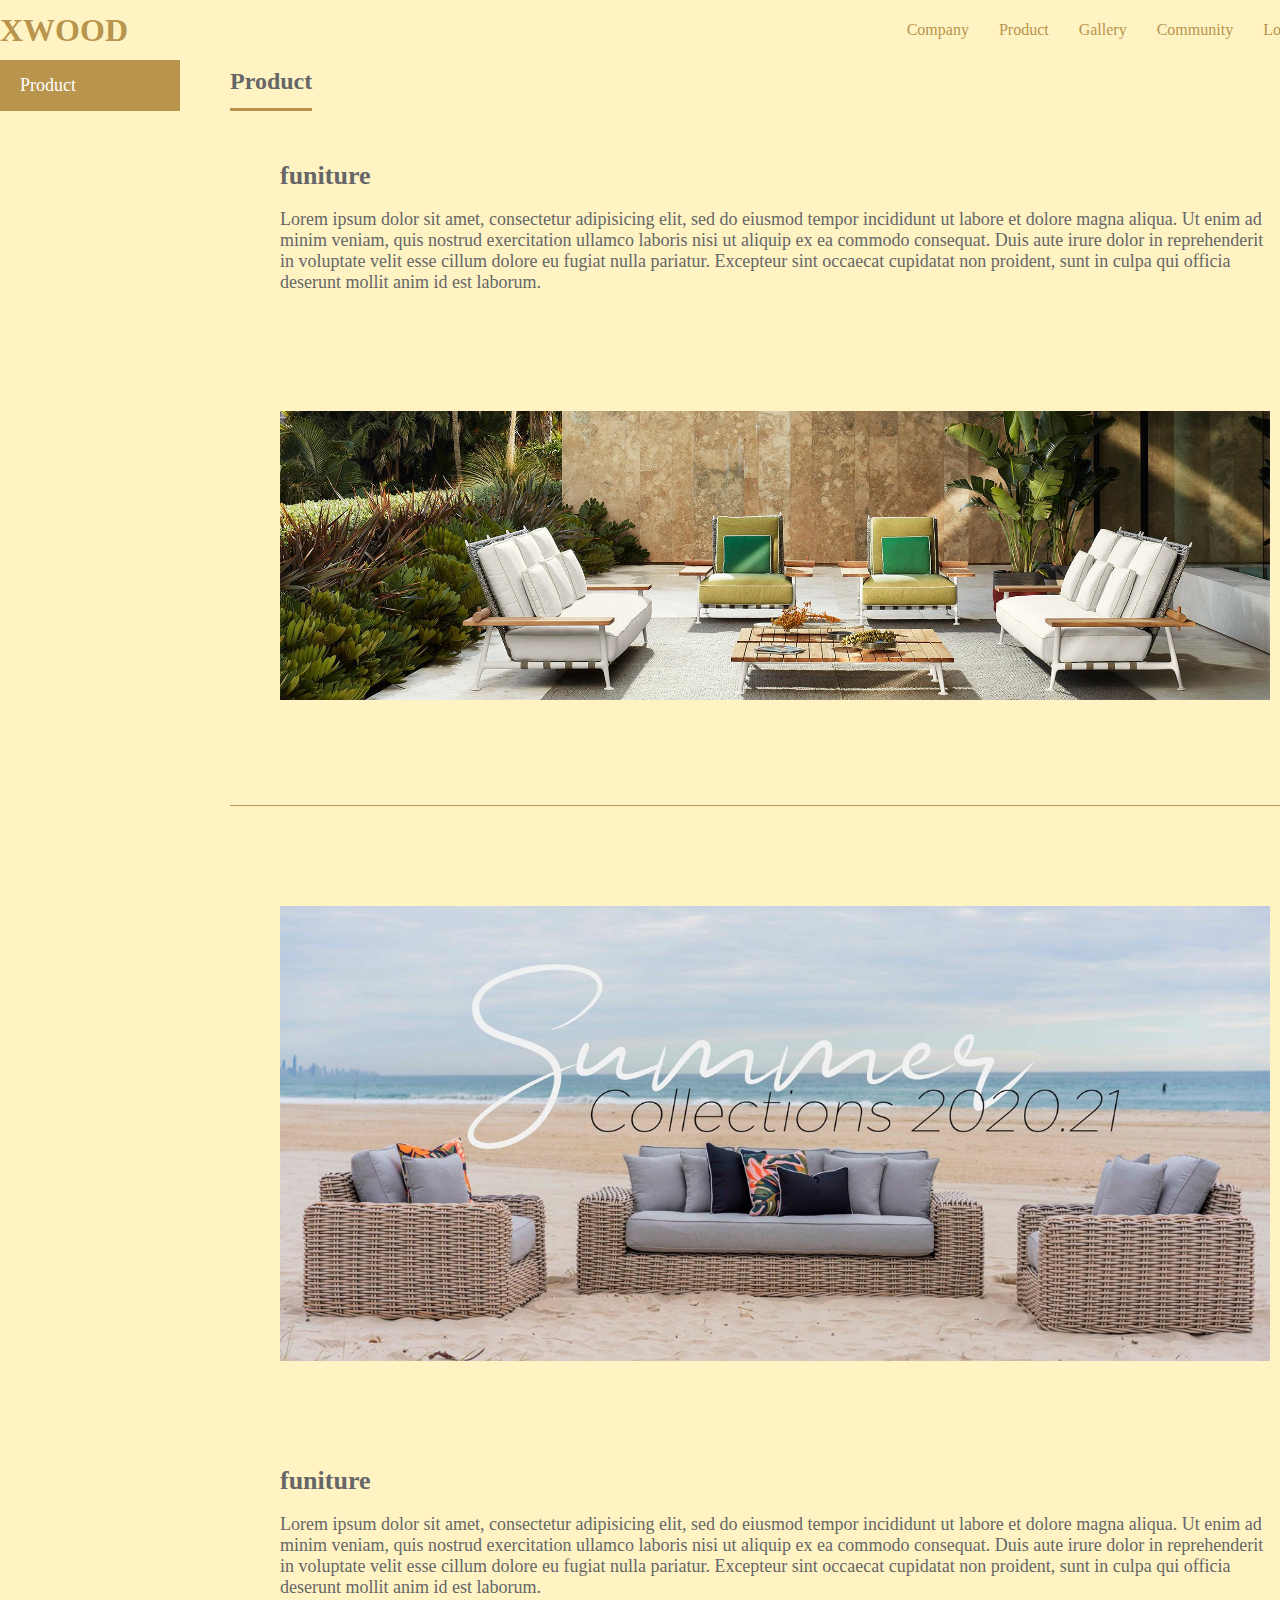
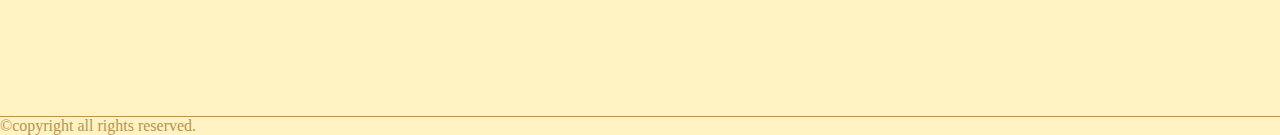
<file: product/product.html>
<!DOCTYPE html>
<html lang="ko">
  <head>
    <title>xwood</title>
    <meta charset="utf-8">
    <meta name="viewport" content="width=device-width, initial-scale=1, maximum-scale=1, minimum-scale=1, user-scale=1">
    <link rel="stylesheet" href="../css/style.min.css">
    <script type="text/javascript" src="../js/jquery.min.js"></script>
    <script type="text/javascript" src="../js/common.js"></script>
  </head>
  <body class="subpage">
    <div id="wrap">
      <header id="header">
        <!-- 로고 -->
        <h1 id="top-logo">
          <a href="../index.html">XWOOD</a>
        </h1>
        <!-- 메인메뉴 -->
        <nav id="top-nav">
          <ul>
            <li>
              <a href="../company/introduce.html">Company</a>
              <ul class="sub-menu">
                <li><a href="../company/introduce.html">Introduce</a></li>
                <li><a href="../company/ci.html">CI</a></li>
                <li><a href="../company/history.html">History</a></li>
              </ul>
            </li>
            <li><a href="../product/product.html">Product</a></li>
            <li><a href="../gallery/gallery.html">Gallery</a></li>
            <li>
              <a href="../community/notice.html">Community</a>
              <ul class="sub-menu">
                <li><a href="../community/notice.html">Notice</a></li>
                <li><a href="../community/faq.html">FAQ</a></li>
              </ul>
            </li>
            <li><a href="../location/location.html">Location</a></li>
          </ul>
        </nav>
      </header>
      <main>
        <!-- 컨텐츠 영역 -->
        <div class="container">
          <!-- 왼쪽 메뉴 -->
          <aside id="lnb">
            <ul>
              <li><a href="../product/product.html">Product</a></li>
            </ul>
          </aside>
          <!-- 컨텐츠 본문 영역 -->
          <div class="content">
            <h2 class="sub-title"><span>Product</span></h2>
            <div class="inner">
              <div class="box">
                <div class="items">
                  <h3 class="title">funiture</h3>
                  <p>Lorem ipsum dolor sit amet, consectetur adipisicing elit, sed do eiusmod tempor incididunt ut labore et dolore magna aliqua. Ut enim ad minim veniam, quis nostrud exercitation ullamco laboris nisi ut aliquip ex ea commodo consequat. Duis aute irure dolor in reprehenderit in voluptate velit esse cillum dolore eu fugiat nulla pariatur. Excepteur sint occaecat cupidatat non proident, sunt in culpa qui officia deserunt mollit anim id est laborum.</p>
                </div>
                <div class="items">
                  <img src="../img/company/company_img01.jpg" alt="company01">
                </div>
              </div>
            </div>
            <div class="inner">
              <div class="box">
                <div class="items">
                  <img src="../img/company/company_img02.jpg" alt="company01">
                </div>
                <div class="items">
                  <h3 class="title">funiture</h3>
                  <p>Lorem ipsum dolor sit amet, consectetur adipisicing elit, sed do eiusmod tempor incididunt ut labore et dolore magna aliqua. Ut enim ad minim veniam, quis nostrud exercitation ullamco laboris nisi ut aliquip ex ea commodo consequat. Duis aute irure dolor in reprehenderit in voluptate velit esse cillum dolore eu fugiat nulla pariatur. Excepteur sint occaecat cupidatat non proident, sunt in culpa qui officia deserunt mollit anim id est laborum.</p>
                </div>
              </div>
            </div>
          </div>
        </div>
      </main>
      <footer id="footer">
        &copy;copyright all rights reserved.
      </footer>
  </body>
</html>
</file>
<file: css/style.min.css>
html,body{height:100%}body{background:#fff3c4;color:#666}html,body,ul,li,h1,h2,h3,h4,h5,h6{margin:0;padding:0}li{list-style:none}a{text-decoration:none;color:#b8944d;transition:.5s}a:hover{color:#e3a936}.gbtn{display:inline-block;box-sizing:border-box;padding:0 20px;height:50px;line-height:50px;text-align:center;background:#b8944d;color:white;border:1px solid #b8944d}.gbtn:hover{color:#b8944d;background:white}.box{display:flex}.box .items{box-sizing:border-box;padding:50px;flex:100%;flex-shrink:0;font-size:18px}.box .items .title{font-size:26px}.box .items img{width:100%}.box.items_2 .items{flex:50%}table{width:100%;table-layout:fixed;border-collapse:collapse}table+th{padding:20px 15px;text-align:left;font-weight:500;font-size:12px;text-transform:uppercase}table td{padding:15px;text-align:left;vertical-align:middle;font-weight:300;font-size:12px;border-bottom:1px solid #b8944d}.tbl-header{background-color:#b8944d}#wrap{width:1320px;margin:0 auto}#wrap #header{position:relative;height:60px}#wrap #header #top-logo{float:left}#wrap #header #top-logo a{height:60px;line-height:60px}#wrap #header #top-nav{position:relative;height:60px;float:right}#wrap #header #top-nav ul{float:left}#wrap #header #top-nav ul li{position:relative;float:left;margin-left:30px}#wrap #header #top-nav ul li:first-child{margin-left:0}#wrap #header #top-nav ul li a{display:inline-block;width:100%;height:100%;line-height:60px}#wrap #header #top-nav ul li:hover .sub-menu{visibility:visible;top:100%;opacity:1}#wrap #header #top-nav ul li .sub-menu{position:absolute;border:1px solid #b8944d;visibility:hidden;top:calc( 100% - 3px);opacity:0;transition:.3s}#wrap #header #top-nav ul li .sub-menu li{width:100%;margin:0;background:white;box-sizing:border-box;padding:0 10px;min-width:150px;transition:.3s}#wrap #header #top-nav ul li .sub-menu li:hover{background:#b8944d}#wrap #header #top-nav ul li .sub-menu li:hover a{color:white}#wrap #header #top-nav ul li .sub-menu li a{height:40px;line-height:40px}#wrap main{min-height:calc( 100vh - (60px + 80px + 51px))}#wrap #footer{margin-top:50px;border-top:1px solid #b8944d;color:#b8944d}#wrap #footer>.container{padding:30px 0;text-align:center}#wrap #footer .container .row{display:flex;justify-content:center;flex-wrap:wrap}#wrap #footer .container .row .column{flex:25%;padding:0 10px;margin-bottom:30px;box-sizing:border-box}#wrap #footer .container .row .column.footer-logo h3{font-size:34px;padding:2px 0 2px 10px;line-height:1;font-weight:700;letter-spacing:3px}#wrap #footer .container .row .column h4{position:relative;font-size:34px;font-weight:700;text-transform:uppercase;padding-bottom:12px;margin-bottom:20px}#wrap #footer .container .row .column h4::before,#wrap #footer .container .row .column h4::after{content:'';position:absolute;left:0;bottom:0;height:2px}#wrap #footer .container .row .column h4:before{right:0;background:#997939}#wrap #footer .container .row .column h4:after{width:60px;background:#b8944d}#wrap .footer-top{padding:60px 0 30px}#footer .container .row .column ul li{border-bottom:1px solid #333333;padding:10px 0}#footer .container .row .column ul li:nth-child(1){padding-top:0}#footer .container .row .column p{line-height:26px}#footer .container .row .column.news input[type=text]{border:0;padding:6px 8px;width:65%;box-sizing:border-box}#footer .container .row .column.news input[type=submit]{border:0;padding:6px 0px;width:35%;background:#18d26e;color:white;cursor:pointer}.mainbanner{height:550px;background:url("../img/main_banner.jpg");background-repeat:no-repeat;background-size:cover}.inner:nth-child(1){margin-top:50px}body.subpage main .container{display:flex}body.subpage main .container #lnb{flex:230px;flex-shrink:0;box-sizing:border-box;padding-right:50px}body.subpage main .container #lnb ul li{border-bottom:1px solid #b8944d}body.subpage main .container #lnb ul li a{display:inline-block;width:100%;height:100%;line-height:50px;font-size:18px;box-sizing:border-box;transition:.5s}body.subpage main .container #lnb ul li a:hover{padding-left:20px}body.subpage main .container #lnb ul li a.on{color:white;background:#b8944d;padding-left:20px}body.subpage main .container .sub-title+.inner .tbl-header{margin-top:50px}body.subpage main .container .sub-title span{position:relative;display:inline-block;padding-bottom:8px;line-height:43px}body.subpage main .container .sub-title span:after{content:'';position:absolute;height:3px;background:#b8944d;bottom:0;left:0;right:0}body.subpage main .container .inner+.inner{margin-top:50px;padding-top:50px;border-top:1px solid #b8944d}body.subpage main .container .inner .box{flex-wrap:wrap}
</file>
